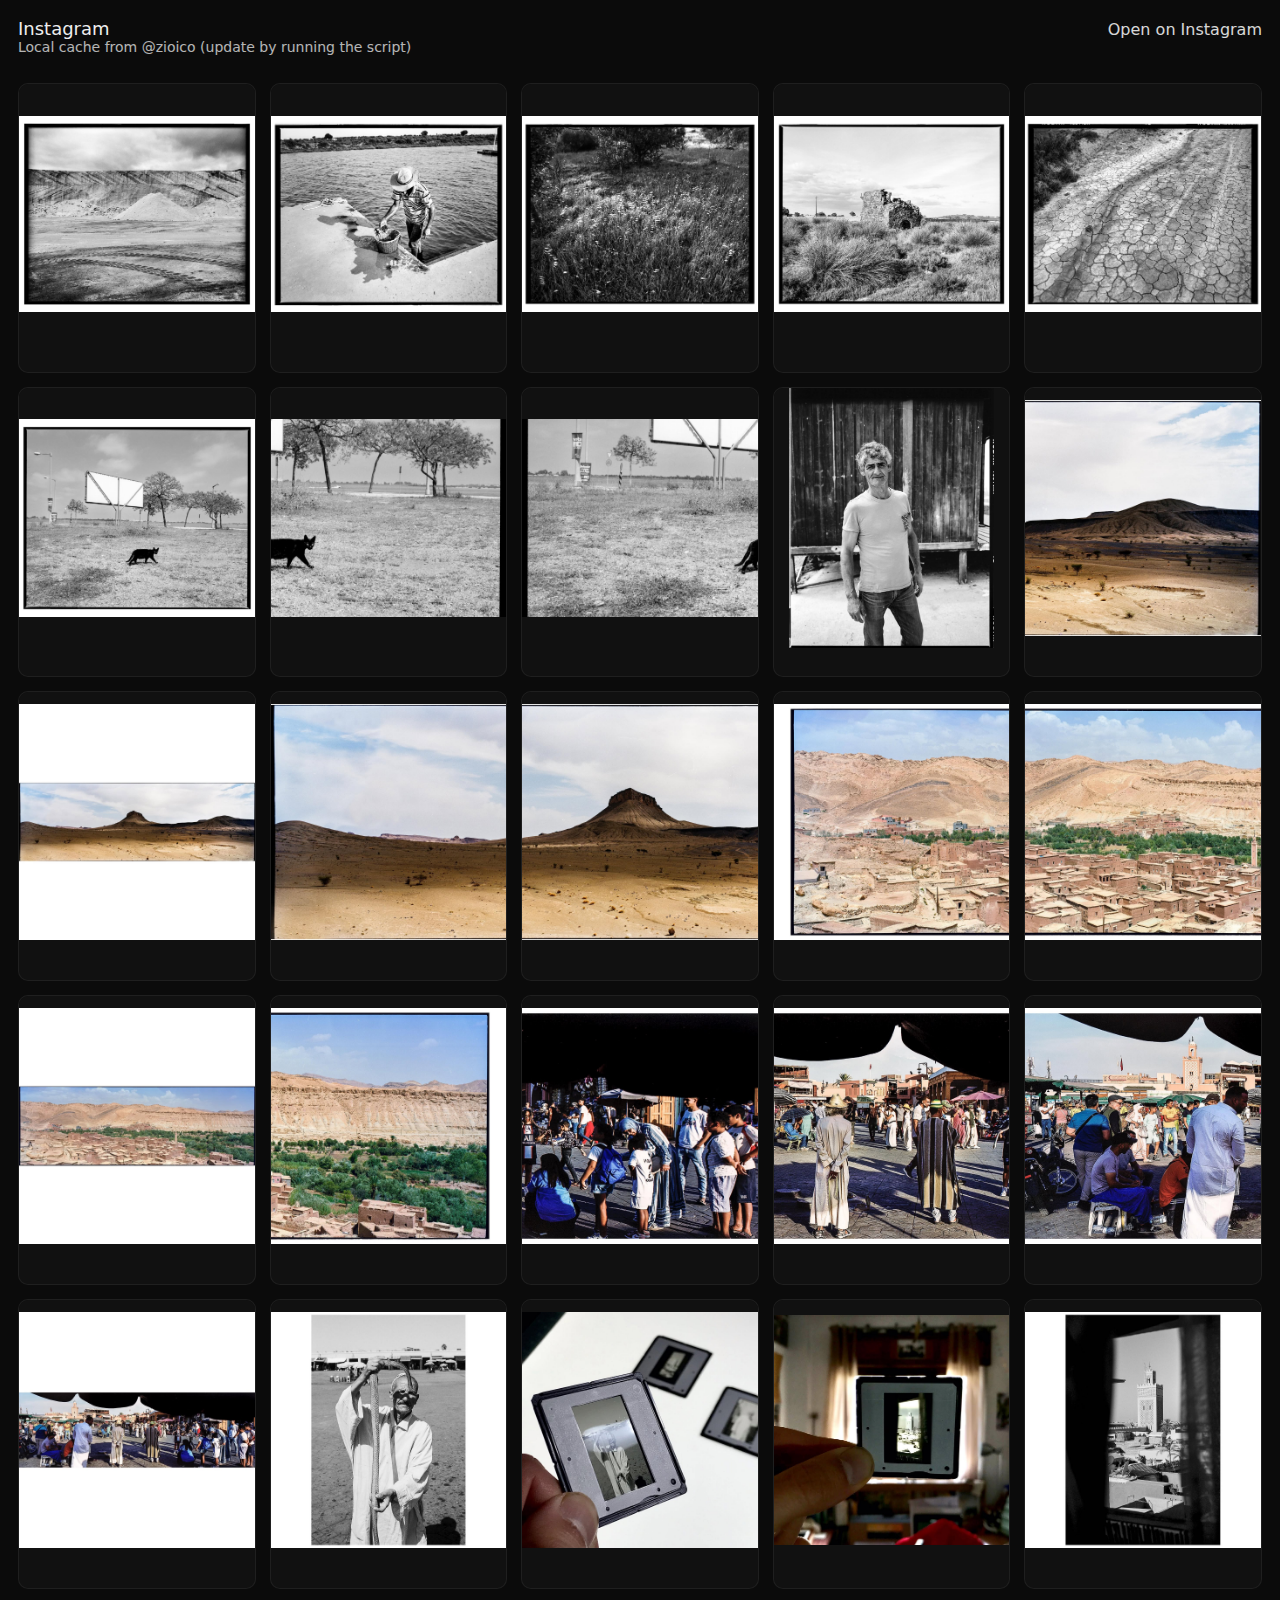
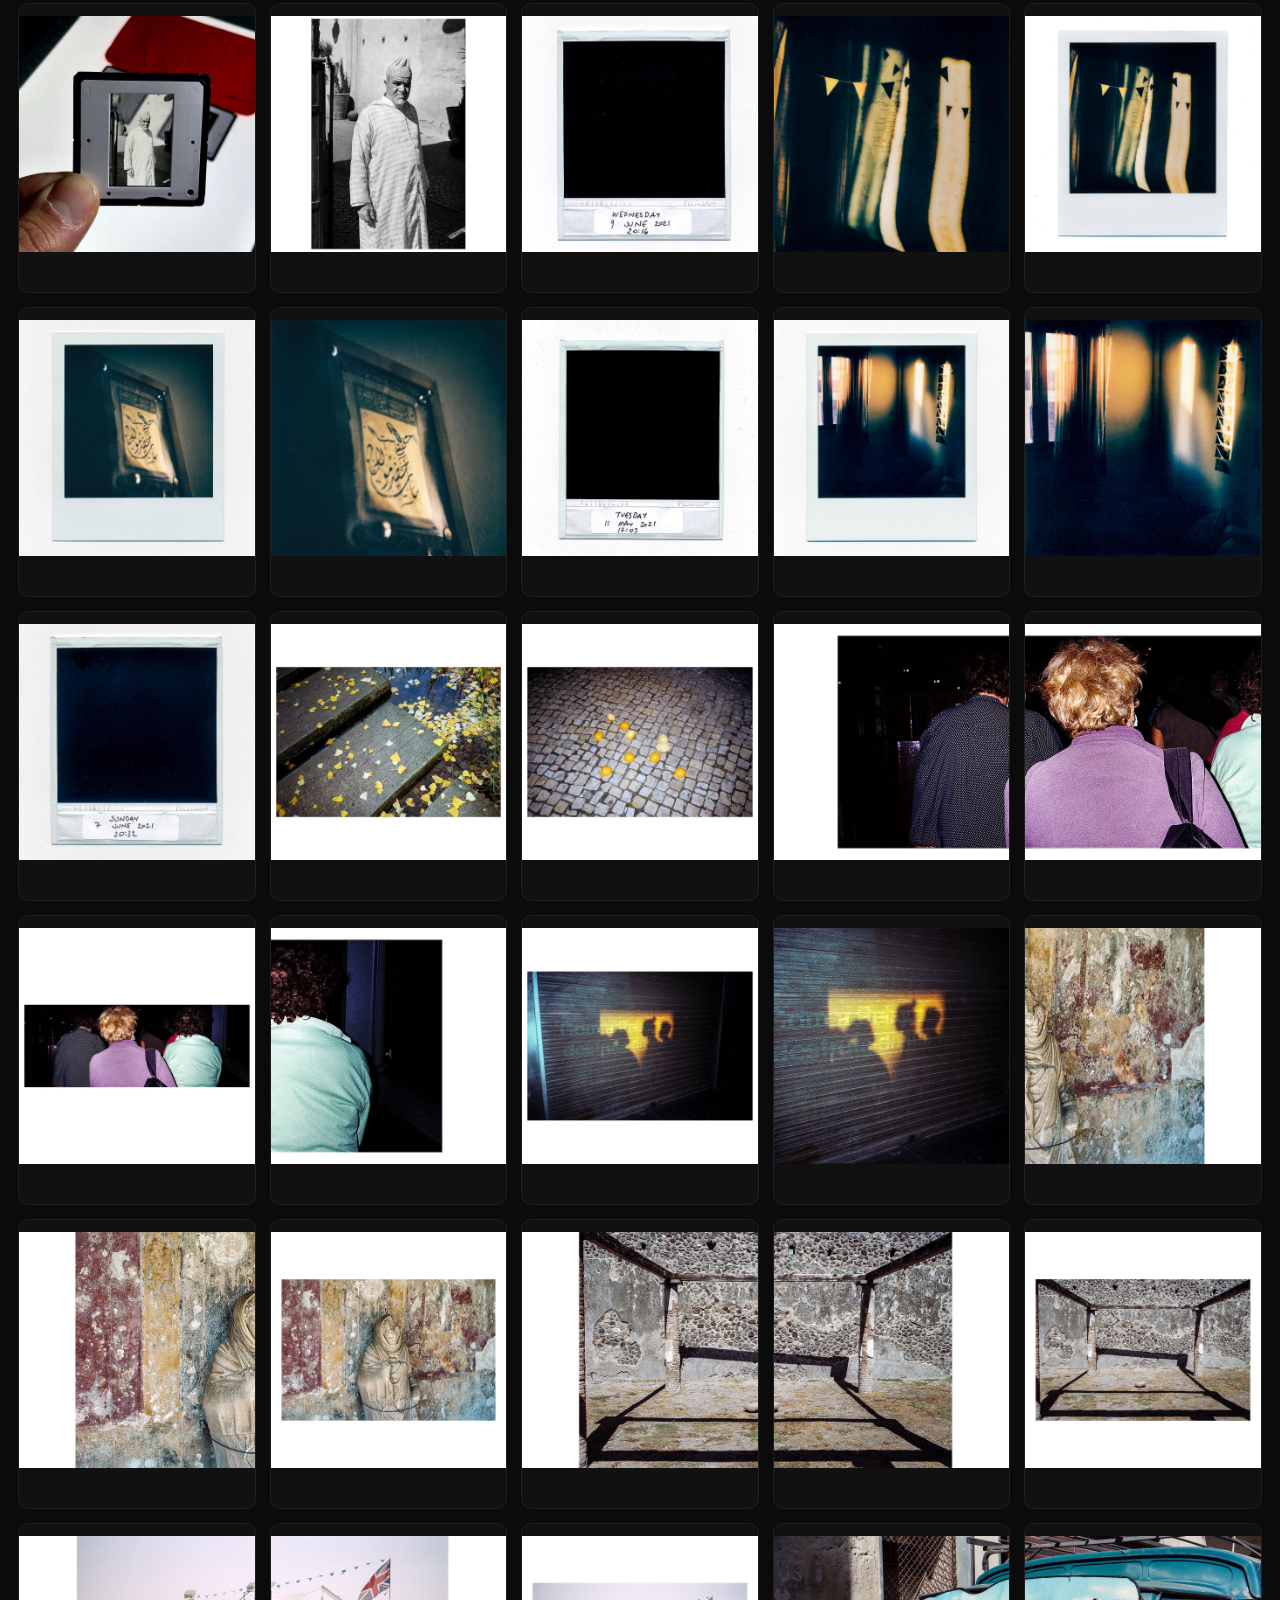
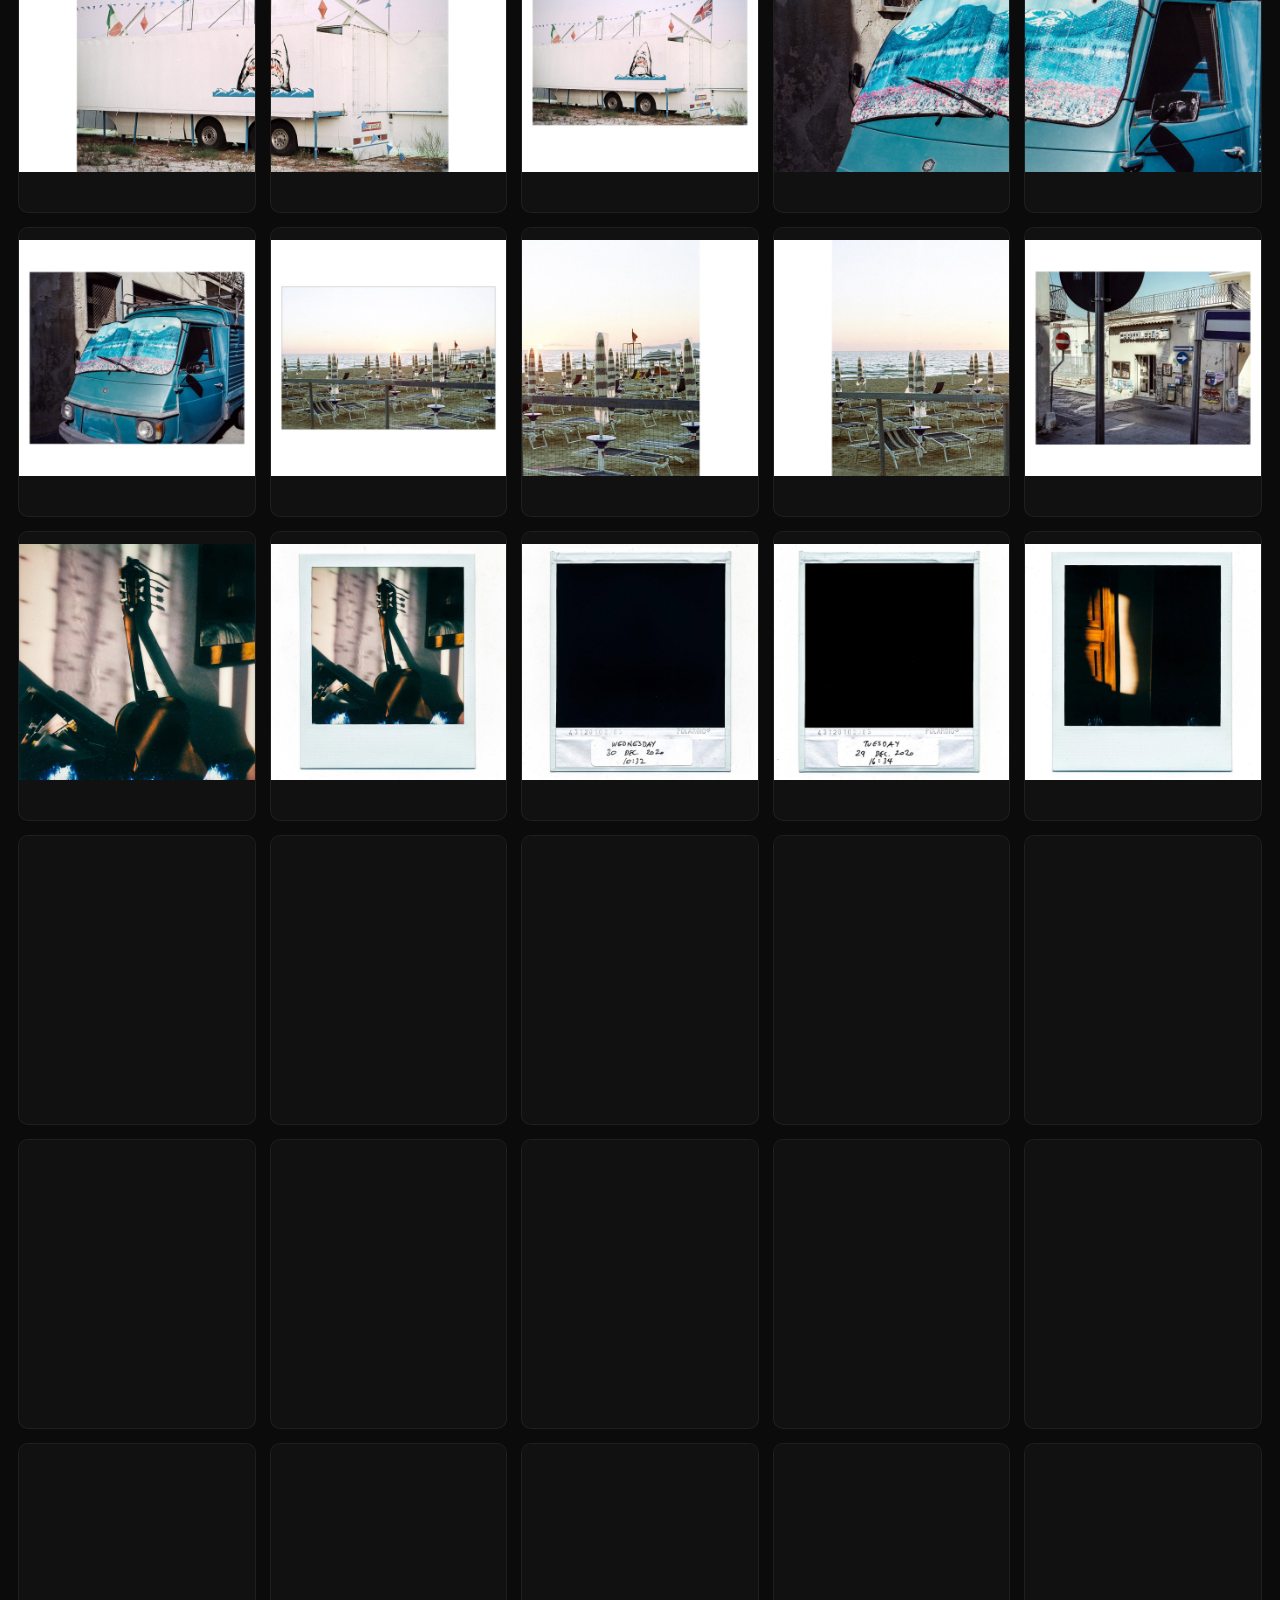
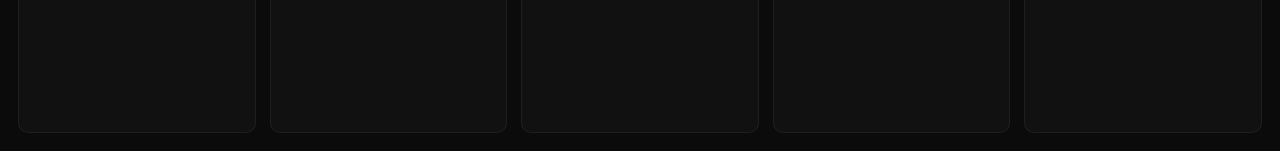
<file: insta.html>
<!doctype html>
<html lang="en">
<head>
  <meta charset="utf-8" />
  <meta name="viewport" content="width=device-width,initial-scale=1" />
  <title>Instagram Feed</title>
  <style>
    body { margin: 0; font-family: system-ui, -apple-system, Segoe UI, Roboto, Helvetica, Arial, sans-serif; background: #0b0b0b; color: #eee; }
    header { padding: 18px 18px 10px; display:flex; align-items:baseline; justify-content:space-between; gap:12px; }
    header a { color:#eee; text-decoration:none; opacity:.9; }
    header a:hover { opacity:1; text-decoration:underline; }
    .sub { opacity:.75; font-size: 14px; }
    .grid { padding: 18px; display:grid; grid-template-columns: repeat(auto-fill, minmax(220px, 1fr)); gap: 14px; }
    .card { display:block; background:#111; border-radius: 10px; overflow:hidden; border:1px solid rgba(255,255,255,.06); }
    .card img { width:100%; height:260px; object-fit: contain; background:#111; display:block; }
    .cap { padding: 10px 12px 12px; font-size: 13px; line-height: 1.35; opacity: .85; }
    .cap .date { display:block; opacity:.65; font-size: 12px; margin-top: 6px; }
    .err { padding: 18px; color: #ffb4b4; }
  </style>
</head>
<body>
  <header>
    <div>
      <div style="font-size:18px;">Instagram</div>
      <div class="sub">Local cache from @zioico (update by running the script)</div>
    </div>
    <div>
      <a href="https://www.instagram.com/zioico/" target="_blank" rel="noopener">Open on Instagram</a>
    </div>
  </header>

  <div id="grid" class="grid"></div>
  <div id="err" class="err" style="display:none;"></div>

  <script>
    async function main(){
      const grid = document.getElementById('grid');
      const err = document.getElementById('err');

      try {
        const r = await fetch('assets/instagram/feed.json', {cache: 'no-store'});
        if(!r.ok) throw new Error('Could not load assets/instagram/feed.json (status ' + r.status + ')');
        const data = await r.json();

        for (const item of data) {
          const a = document.createElement('a');
          a.className = 'card';
          a.href = item.url;
          a.target = '_blank';
          a.rel = 'noopener';

          const img = document.createElement('img');
          img.loading = 'lazy';
          img.src = item.image;
          img.alt = item.caption || 'Instagram post';

          const cap = document.createElement('div');
          cap.className = 'cap';
          cap.textContent = item.caption || '';
          const d = document.createElement('span');
          d.className = 'date';
          d.textContent = item.date_utc ? ('UTC: ' + item.date_utc.slice(0,10)) : '';
          cap.appendChild(d);

          a.appendChild(img);
          a.appendChild(cap);
          grid.appendChild(a);
        }
      } catch(e) {
        err.style.display = '';
        err.textContent = 'Error: ' + e.message + '\n\nDid you run: python3 tools/update_instagram_feed.py --handle zioico ?';
      }
    }
    main();
  </script>
</body>
</html>
</file>
